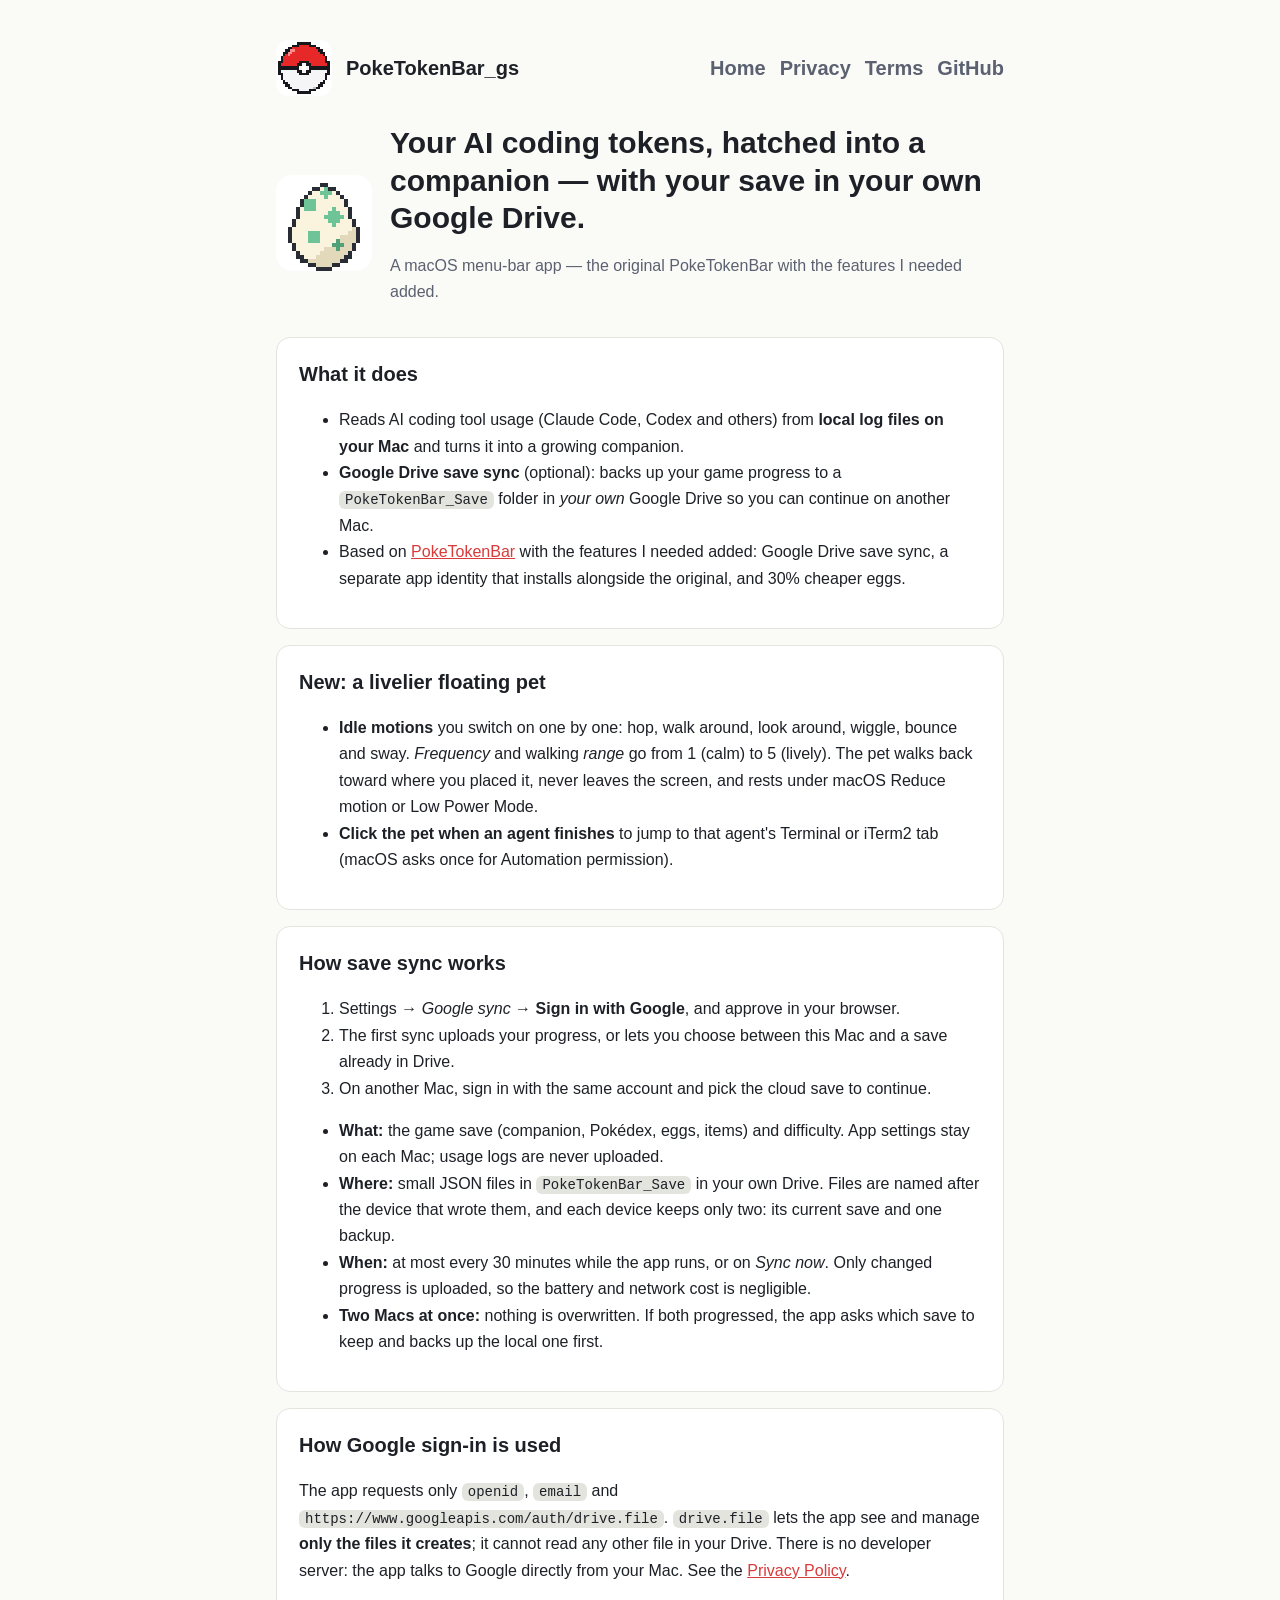
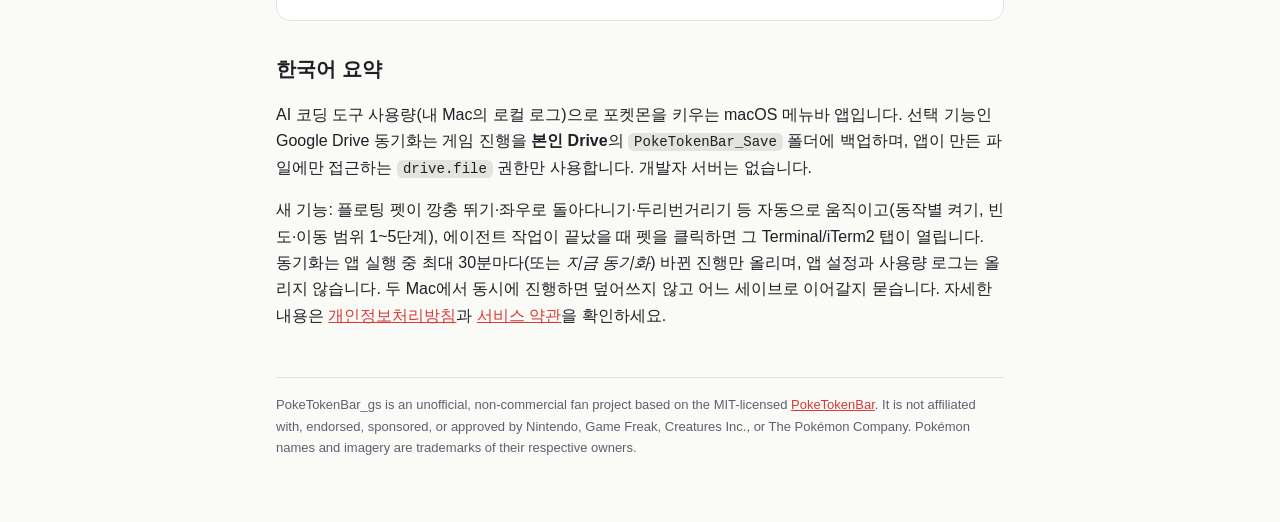
<file: index.html>
<!doctype html>
<html lang="en">
<head>
<!-- Google Tag Manager -->
<script>(function(w,d,s,l,i){w[l]=w[l]||[];w[l].push({'gtm.start':
new Date().getTime(),event:'gtm.js'});var f=d.getElementsByTagName(s)[0],
j=d.createElement(s),dl=l!='dataLayer'?'&l='+l:'';j.async=true;j.src=
'https://www.googletagmanager.com/gtm.js?id='+i+dl;f.parentNode.insertBefore(j,f);
})(window,document,'script','dataLayer','GTM-5NPB27H5');</script>
<!-- End Google Tag Manager -->
<meta charset="utf-8">
<meta name="viewport" content="width=device-width, initial-scale=1">
<meta name="google-site-verification" content="9OYj3Ry4g_vYYoxxvzwdh94UqDdLOTL73jpUTvWtf8I" />
<title>PokeTokenBar_gs</title>
<link rel="icon" href="assets/logo.png">
<link rel="stylesheet" href="style.css">
</head>
<body>
<!-- Google Tag Manager (noscript) -->
<noscript><iframe src="https://www.googletagmanager.com/ns.html?id=GTM-5NPB27H5"
height="0" width="0" style="display:none;visibility:hidden"></iframe></noscript>
<!-- End Google Tag Manager (noscript) -->
<main>
<header>
  <img src="assets/logo.png" alt="PokeTokenBar_gs logo">
  <a href="./">PokeTokenBar_gs</a>
  <nav><a href="./">Home</a><a href="privacy.html">Privacy</a><a href="terms.html">Terms</a><a href="https://github.com/peses0326/PokeTokenBar_googleSave">GitHub</a></nav>
</header>
<div class="hero">
  <img src="assets/egg.png" alt="Pixel egg">
  <div>
    <h1>Your AI coding tokens, hatched into a companion — with your save in your own Google Drive.</h1>
    <p class="muted">A macOS menu-bar app — the original PokeTokenBar with the features I needed added.</p>
  </div>
</div>

<div class="card">
  <h2 style="margin-top:0">What it does</h2>
  <ul>
    <li>Reads AI coding tool usage (Claude Code, Codex and others) from <strong>local log files on your Mac</strong> and turns it into a growing companion.</li>
    <li><strong>Google Drive save sync</strong> (optional): backs up your game progress to a <code>PokeTokenBar_Save</code> folder in <em>your own</em> Google Drive so you can continue on another Mac.</li>
    <li>Based on <a href="https://github.com/chattymin/PokeTokenBar">PokeTokenBar</a> with the features I needed added: Google Drive save sync, a separate app identity that installs alongside the original, and 30% cheaper eggs.</li>
  </ul>
</div>

<div class="card">
  <h2 style="margin-top:0">New: a livelier floating pet</h2>
  <ul>
    <li><strong>Idle motions</strong> you switch on one by one: hop, walk around, look around, wiggle, bounce and sway. <em>Frequency</em> and walking <em>range</em> go from 1 (calm) to 5 (lively). The pet walks back toward where you placed it, never leaves the screen, and rests under macOS Reduce motion or Low Power Mode.</li>
    <li><strong>Click the pet when an agent finishes</strong> to jump to that agent's Terminal or iTerm2 tab (macOS asks once for Automation permission).</li>
  </ul>
</div>

<div class="card">
  <h2 style="margin-top:0">How save sync works</h2>
  <ol>
    <li>Settings → <em>Google sync</em> → <strong>Sign in with Google</strong>, and approve in your browser.</li>
    <li>The first sync uploads your progress, or lets you choose between this Mac and a save already in Drive.</li>
    <li>On another Mac, sign in with the same account and pick the cloud save to continue.</li>
  </ol>
  <ul>
    <li><strong>What:</strong> the game save (companion, Pokédex, eggs, items) and difficulty. App settings stay on each Mac; usage logs are never uploaded.</li>
    <li><strong>Where:</strong> small JSON files in <code>PokeTokenBar_Save</code> in your own Drive. Files are named after the device that wrote them, and each device keeps only two: its current save and one backup.</li>
    <li><strong>When:</strong> at most every 30 minutes while the app runs, or on <em>Sync now</em>. Only changed progress is uploaded, so the battery and network cost is negligible.</li>
    <li><strong>Two Macs at once:</strong> nothing is overwritten. If both progressed, the app asks which save to keep and backs up the local one first.</li>
  </ul>
</div>

<div class="card">
  <h2 style="margin-top:0">How Google sign-in is used</h2>
  <p>The app requests only <code>openid</code>, <code>email</code> and <code>https://www.googleapis.com/auth/drive.file</code>.
  <code>drive.file</code> lets the app see and manage <strong>only the files it creates</strong>; it cannot read any other file in your Drive.
  There is no developer server: the app talks to Google directly from your Mac. See the <a href="privacy.html">Privacy Policy</a>.</p>
</div>

<h2>한국어 요약</h2>
<p>AI 코딩 도구 사용량(내 Mac의 로컬 로그)으로 포켓몬을 키우는 macOS 메뉴바 앱입니다. 선택 기능인 Google Drive 동기화는
게임 진행을 <strong>본인 Drive</strong>의 <code>PokeTokenBar_Save</code> 폴더에 백업하며, 앱이 만든 파일에만 접근하는 <code>drive.file</code> 권한만 사용합니다.
개발자 서버는 없습니다.</p>
<p>새 기능: 플로팅 펫이 깡충 뛰기·좌우로 돌아다니기·두리번거리기 등 자동으로 움직이고(동작별 켜기, 빈도·이동 범위 1~5단계), 에이전트 작업이 끝났을 때 펫을 클릭하면 그 Terminal/iTerm2 탭이 열립니다.
동기화는 앱 실행 중 최대 30분마다(또는 <em>지금 동기화</em>) 바뀐 진행만 올리며, 앱 설정과 사용량 로그는 올리지 않습니다. 두 Mac에서 동시에 진행하면 덮어쓰지 않고 어느 세이브로 이어갈지 묻습니다. 자세한 내용은 <a href="privacy.html">개인정보처리방침</a>과 <a href="terms.html">서비스 약관</a>을 확인하세요.</p>
<footer>
  PokeTokenBar_gs is an unofficial, non-commercial fan project based on the MIT-licensed
  <a href="https://github.com/chattymin/PokeTokenBar">PokeTokenBar</a>. It is not affiliated with, endorsed, sponsored, or approved by
  Nintendo, Game Freak, Creatures Inc., or The Pokémon Company. Pokémon names and imagery are trademarks of their respective owners.
</footer>
</main>
</body>
</html>
</file>
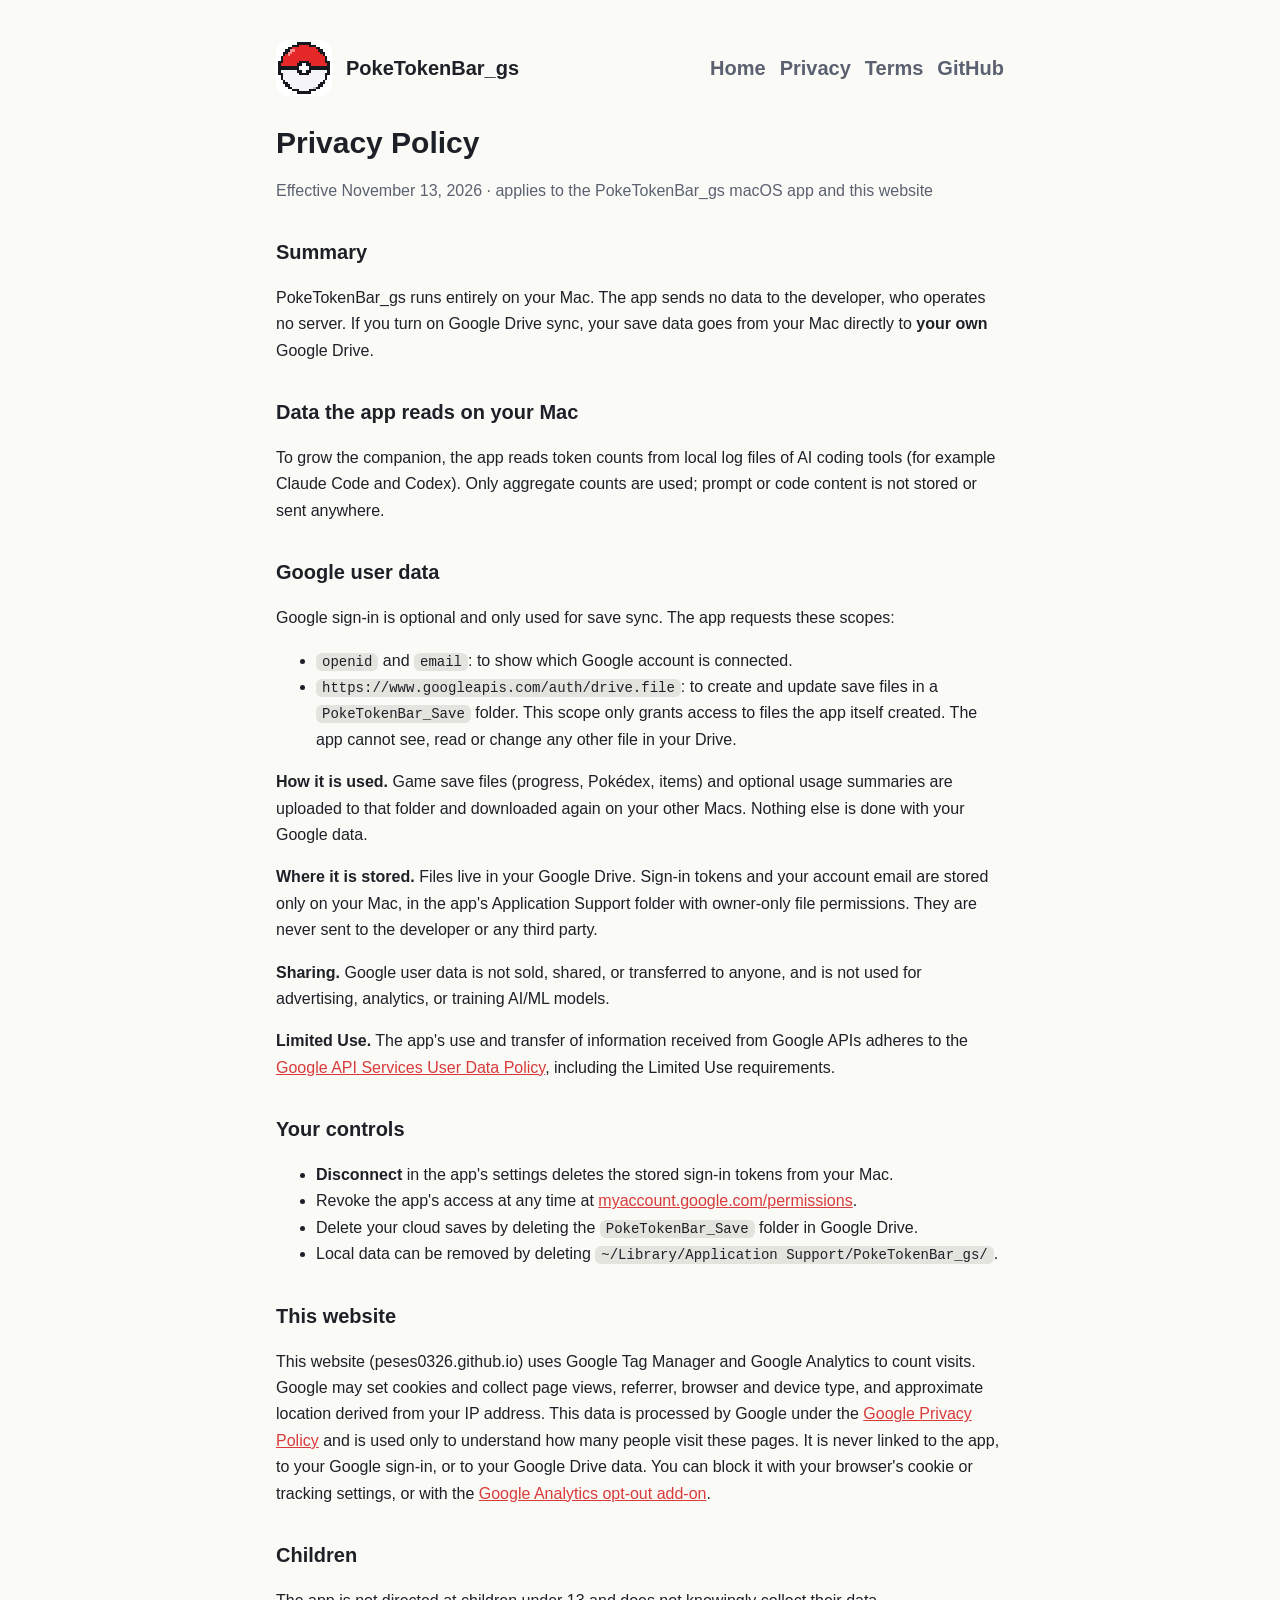
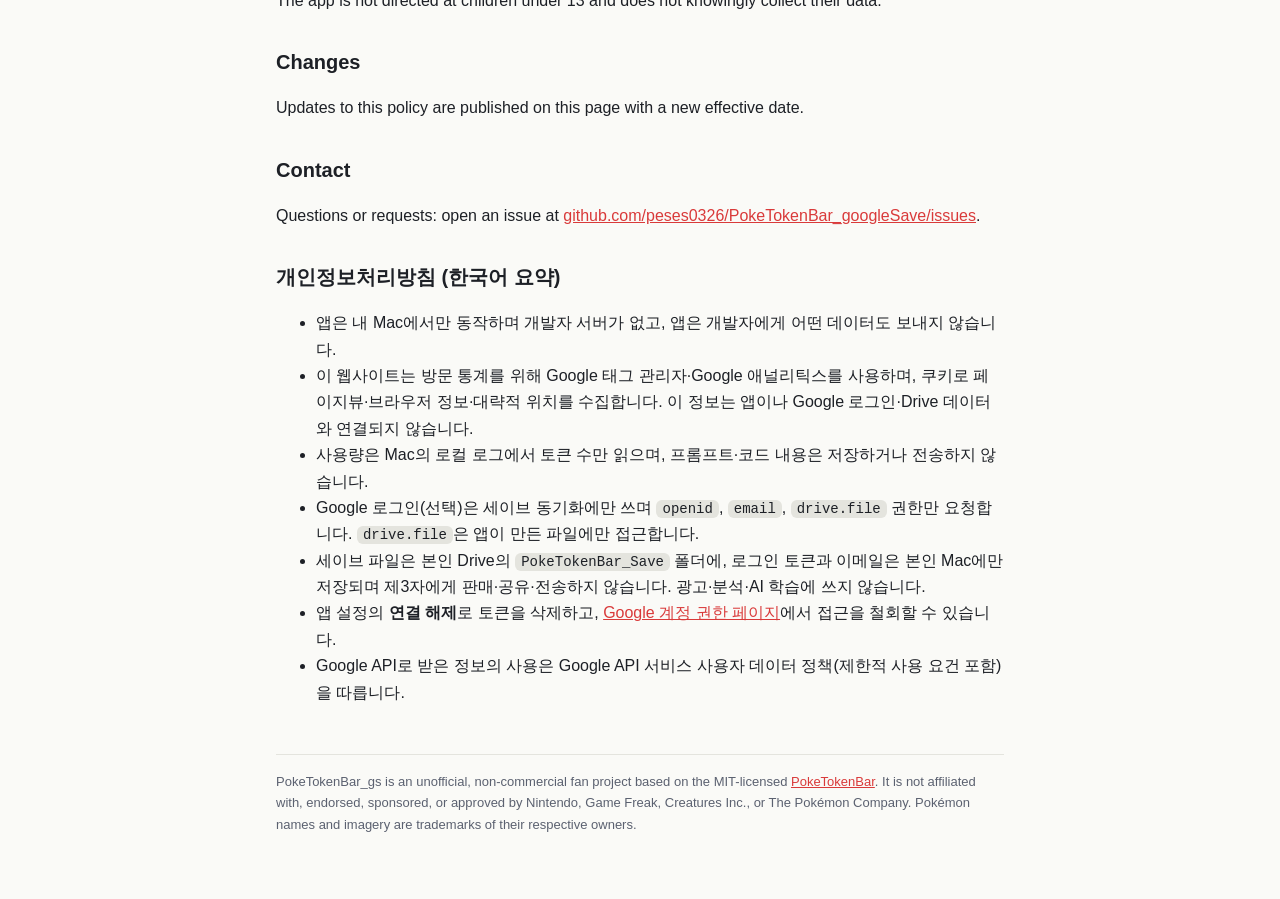
<file: privacy.html>
<!doctype html>
<html lang="en">
<head>
<!-- Google Tag Manager -->
<script>(function(w,d,s,l,i){w[l]=w[l]||[];w[l].push({'gtm.start':
new Date().getTime(),event:'gtm.js'});var f=d.getElementsByTagName(s)[0],
j=d.createElement(s),dl=l!='dataLayer'?'&l='+l:'';j.async=true;j.src=
'https://www.googletagmanager.com/gtm.js?id='+i+dl;f.parentNode.insertBefore(j,f);
})(window,document,'script','dataLayer','GTM-5NPB27H5');</script>
<!-- End Google Tag Manager -->
<meta charset="utf-8">
<meta name="viewport" content="width=device-width, initial-scale=1">
<title>Privacy Policy · PokeTokenBar_gs</title>
<link rel="icon" href="assets/logo.png">
<link rel="stylesheet" href="style.css">
</head>
<body>
<!-- Google Tag Manager (noscript) -->
<noscript><iframe src="https://www.googletagmanager.com/ns.html?id=GTM-5NPB27H5"
height="0" width="0" style="display:none;visibility:hidden"></iframe></noscript>
<!-- End Google Tag Manager (noscript) -->
<main>
<header>
  <img src="assets/logo.png" alt="PokeTokenBar_gs logo">
  <a href="./">PokeTokenBar_gs</a>
  <nav><a href="./">Home</a><a href="privacy.html">Privacy</a><a href="terms.html">Terms</a><a href="https://github.com/peses0326/PokeTokenBar_googleSave">GitHub</a></nav>
</header>
<h1>Privacy Policy</h1>
<p class="muted">Effective November 13, 2026 · applies to the PokeTokenBar_gs macOS app and this website</p>

<h2>Summary</h2>
<p>PokeTokenBar_gs runs entirely on your Mac. The app sends no data to the developer, who operates no server.
If you turn on Google Drive sync, your save data goes from your Mac directly to <strong>your own</strong> Google Drive.</p>

<h2>Data the app reads on your Mac</h2>
<p>To grow the companion, the app reads token counts from local log files of AI coding tools (for example Claude Code and Codex).
Only aggregate counts are used; prompt or code content is not stored or sent anywhere.</p>

<h2>Google user data</h2>
<p>Google sign-in is optional and only used for save sync. The app requests these scopes:</p>
<ul>
  <li><code>openid</code> and <code>email</code>: to show which Google account is connected.</li>
  <li><code>https://www.googleapis.com/auth/drive.file</code>: to create and update save files in a <code>PokeTokenBar_Save</code> folder. This scope only grants access to files the app itself created. The app cannot see, read or change any other file in your Drive.</li>
</ul>
<p><strong>How it is used.</strong> Game save files (progress, Pokédex, items) and optional usage summaries are uploaded to that folder and downloaded again on your other Macs. Nothing else is done with your Google data.</p>
<p><strong>Where it is stored.</strong> Files live in your Google Drive. Sign-in tokens and your account email are stored only on your Mac,
in the app's Application Support folder with owner-only file permissions. They are never sent to the developer or any third party.</p>
<p><strong>Sharing.</strong> Google user data is not sold, shared, or transferred to anyone, and is not used for advertising, analytics, or training AI/ML models.</p>
<p><strong>Limited Use.</strong> The app's use and transfer of information received from Google APIs adheres to the
<a href="https://developers.google.com/terms/api-services-user-data-policy">Google API Services User Data Policy</a>, including the Limited Use requirements.</p>

<h2>Your controls</h2>
<ul>
  <li><strong>Disconnect</strong> in the app's settings deletes the stored sign-in tokens from your Mac.</li>
  <li>Revoke the app's access at any time at <a href="https://myaccount.google.com/permissions">myaccount.google.com/permissions</a>.</li>
  <li>Delete your cloud saves by deleting the <code>PokeTokenBar_Save</code> folder in Google Drive.</li>
  <li>Local data can be removed by deleting <code>~/Library/Application Support/PokeTokenBar_gs/</code>.</li>
</ul>

<h2>This website</h2>
<p>This website (peses0326.github.io) uses Google Tag Manager and Google Analytics to count visits.
Google may set cookies and collect page views, referrer, browser and device type, and approximate location derived from your IP address.
This data is processed by Google under the <a href="https://policies.google.com/privacy">Google Privacy Policy</a>
and is used only to understand how many people visit these pages. It is never linked to the app, to your Google sign-in, or to your Google Drive data.
You can block it with your browser's cookie or tracking settings, or with the
<a href="https://tools.google.com/dlpage/gaoptout">Google Analytics opt-out add-on</a>.</p>

<h2>Children</h2>
<p>The app is not directed at children under 13 and does not knowingly collect their data.</p>

<h2>Changes</h2>
<p>Updates to this policy are published on this page with a new effective date.</p>

<h2>Contact</h2>
<p>Questions or requests: open an issue at <a href="https://github.com/peses0326/PokeTokenBar_googleSave/issues">github.com/peses0326/PokeTokenBar_googleSave/issues</a>.</p>

<h2>개인정보처리방침 (한국어 요약)</h2>
<ul>
  <li>앱은 내 Mac에서만 동작하며 개발자 서버가 없고, 앱은 개발자에게 어떤 데이터도 보내지 않습니다.</li>
  <li>이 웹사이트는 방문 통계를 위해 Google 태그 관리자·Google 애널리틱스를 사용하며, 쿠키로 페이지뷰·브라우저 정보·대략적 위치를 수집합니다. 이 정보는 앱이나 Google 로그인·Drive 데이터와 연결되지 않습니다.</li>
  <li>사용량은 Mac의 로컬 로그에서 토큰 수만 읽으며, 프롬프트·코드 내용은 저장하거나 전송하지 않습니다.</li>
  <li>Google 로그인(선택)은 세이브 동기화에만 쓰며 <code>openid</code>, <code>email</code>, <code>drive.file</code> 권한만 요청합니다. <code>drive.file</code>은 앱이 만든 파일에만 접근합니다.</li>
  <li>세이브 파일은 본인 Drive의 <code>PokeTokenBar_Save</code> 폴더에, 로그인 토큰과 이메일은 본인 Mac에만 저장되며 제3자에게 판매·공유·전송하지 않습니다. 광고·분석·AI 학습에 쓰지 않습니다.</li>
  <li>앱 설정의 <strong>연결 해제</strong>로 토큰을 삭제하고, <a href="https://myaccount.google.com/permissions">Google 계정 권한 페이지</a>에서 접근을 철회할 수 있습니다.</li>
  <li>Google API로 받은 정보의 사용은 Google API 서비스 사용자 데이터 정책(제한적 사용 요건 포함)을 따릅니다.</li>
</ul>
<footer>
  PokeTokenBar_gs is an unofficial, non-commercial fan project based on the MIT-licensed
  <a href="https://github.com/chattymin/PokeTokenBar">PokeTokenBar</a>. It is not affiliated with, endorsed, sponsored, or approved by
  Nintendo, Game Freak, Creatures Inc., or The Pokémon Company. Pokémon names and imagery are trademarks of their respective owners.
</footer>
</main>
</body>
</html>
</file>
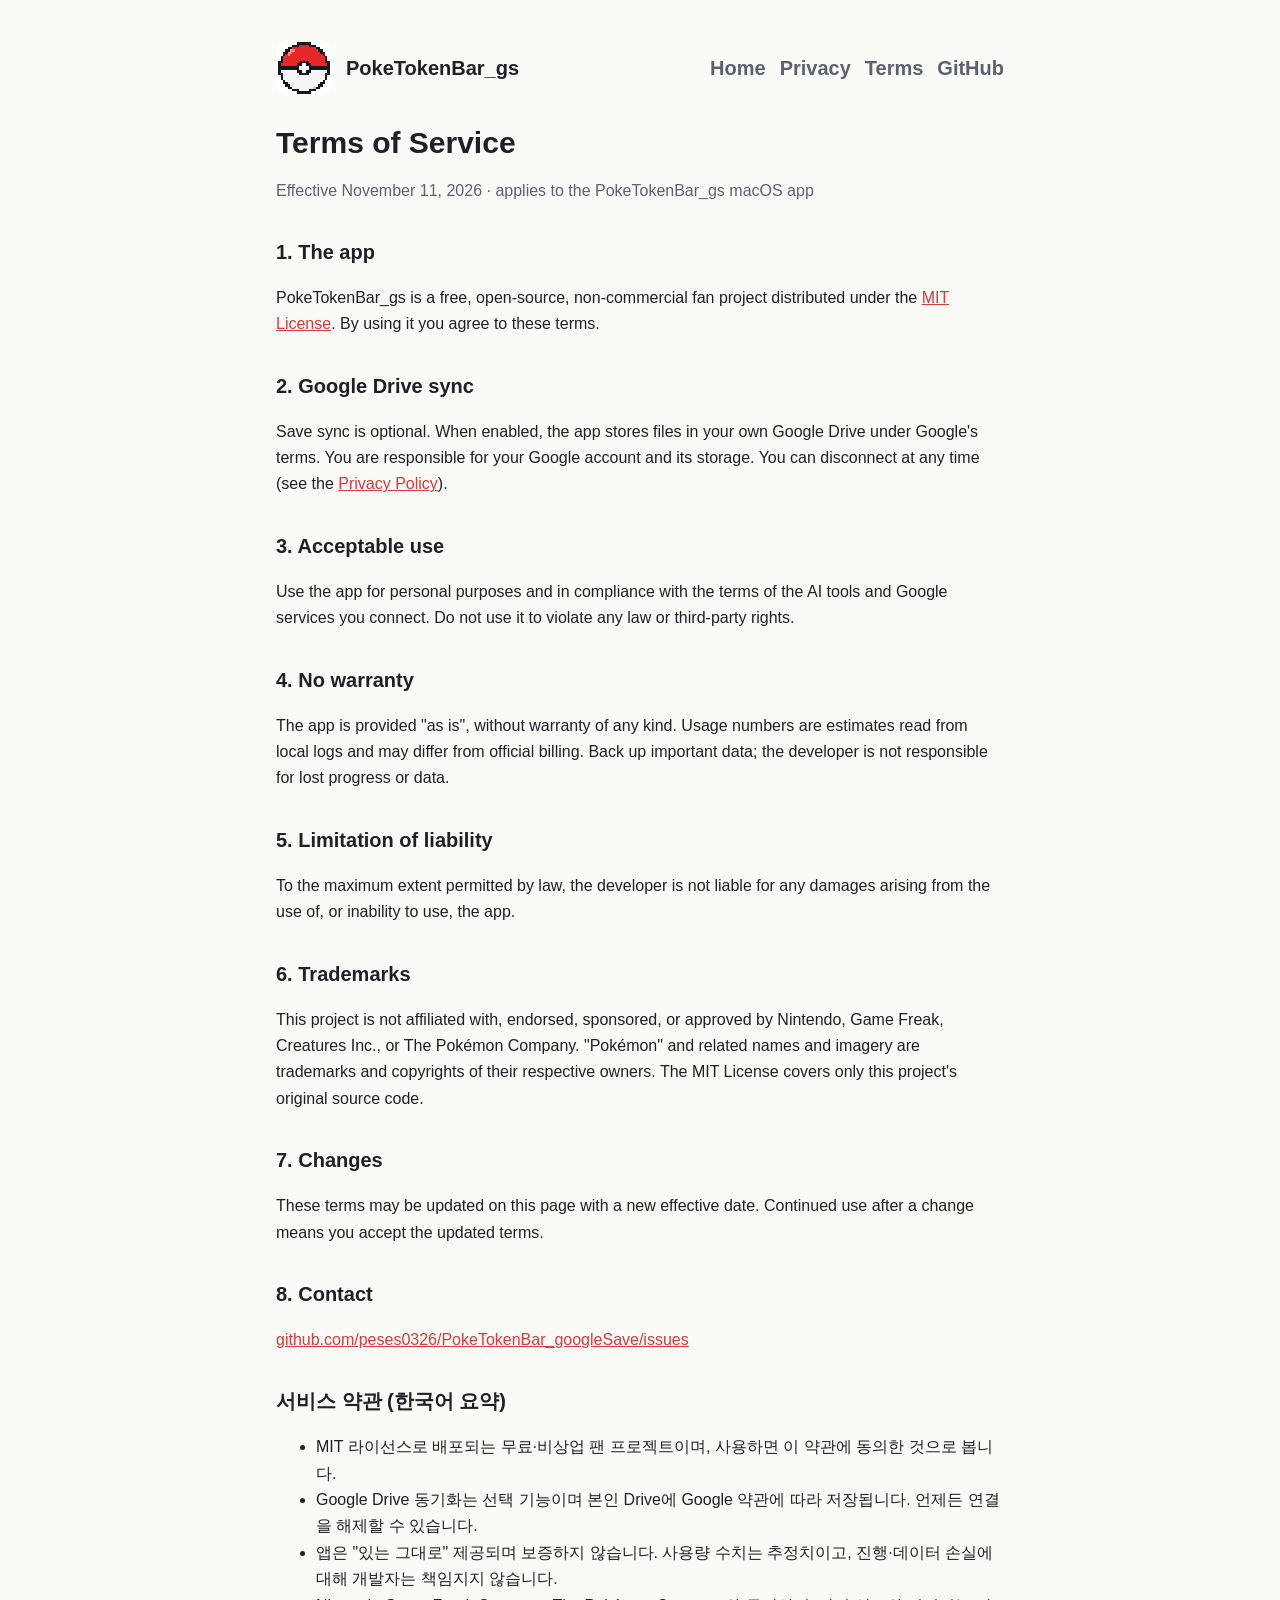
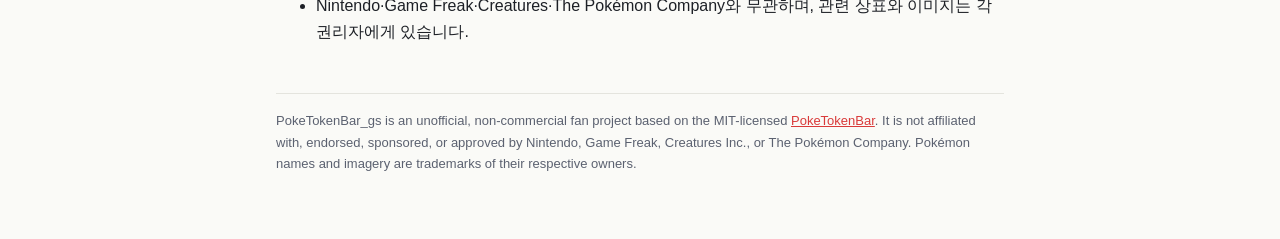
<file: terms.html>
<!doctype html>
<html lang="en">
<head>
<!-- Google Tag Manager -->
<script>(function(w,d,s,l,i){w[l]=w[l]||[];w[l].push({'gtm.start':
new Date().getTime(),event:'gtm.js'});var f=d.getElementsByTagName(s)[0],
j=d.createElement(s),dl=l!='dataLayer'?'&l='+l:'';j.async=true;j.src=
'https://www.googletagmanager.com/gtm.js?id='+i+dl;f.parentNode.insertBefore(j,f);
})(window,document,'script','dataLayer','GTM-5NPB27H5');</script>
<!-- End Google Tag Manager -->
<meta charset="utf-8">
<meta name="viewport" content="width=device-width, initial-scale=1">
<title>Terms of Service · PokeTokenBar_gs</title>
<link rel="icon" href="assets/logo.png">
<link rel="stylesheet" href="style.css">
</head>
<body>
<!-- Google Tag Manager (noscript) -->
<noscript><iframe src="https://www.googletagmanager.com/ns.html?id=GTM-5NPB27H5"
height="0" width="0" style="display:none;visibility:hidden"></iframe></noscript>
<!-- End Google Tag Manager (noscript) -->
<main>
<header>
  <img src="assets/logo.png" alt="PokeTokenBar_gs logo">
  <a href="./">PokeTokenBar_gs</a>
  <nav><a href="./">Home</a><a href="privacy.html">Privacy</a><a href="terms.html">Terms</a><a href="https://github.com/peses0326/PokeTokenBar_googleSave">GitHub</a></nav>
</header>
<h1>Terms of Service</h1>
<p class="muted">Effective November 11, 2026 · applies to the PokeTokenBar_gs macOS app</p>

<h2>1. The app</h2>
<p>PokeTokenBar_gs is a free, open-source, non-commercial fan project distributed under the
<a href="https://github.com/peses0326/PokeTokenBar_googleSave/blob/main/LICENSE">MIT License</a>. By using it you agree to these terms.</p>

<h2>2. Google Drive sync</h2>
<p>Save sync is optional. When enabled, the app stores files in your own Google Drive under Google's terms. You are responsible for your Google account and its storage.
You can disconnect at any time (see the <a href="privacy.html">Privacy Policy</a>).</p>

<h2>3. Acceptable use</h2>
<p>Use the app for personal purposes and in compliance with the terms of the AI tools and Google services you connect. Do not use it to violate any law or third-party rights.</p>

<h2>4. No warranty</h2>
<p>The app is provided "as is", without warranty of any kind. Usage numbers are estimates read from local logs and may differ from official billing.
Back up important data; the developer is not responsible for lost progress or data.</p>

<h2>5. Limitation of liability</h2>
<p>To the maximum extent permitted by law, the developer is not liable for any damages arising from the use of, or inability to use, the app.</p>

<h2>6. Trademarks</h2>
<p>This project is not affiliated with, endorsed, sponsored, or approved by Nintendo, Game Freak, Creatures Inc., or The Pokémon Company.
"Pokémon" and related names and imagery are trademarks and copyrights of their respective owners. The MIT License covers only this project's original source code.</p>

<h2>7. Changes</h2>
<p>These terms may be updated on this page with a new effective date. Continued use after a change means you accept the updated terms.</p>

<h2>8. Contact</h2>
<p><a href="https://github.com/peses0326/PokeTokenBar_googleSave/issues">github.com/peses0326/PokeTokenBar_googleSave/issues</a></p>

<h2>서비스 약관 (한국어 요약)</h2>
<ul>
  <li>MIT 라이선스로 배포되는 무료·비상업 팬 프로젝트이며, 사용하면 이 약관에 동의한 것으로 봅니다.</li>
  <li>Google Drive 동기화는 선택 기능이며 본인 Drive에 Google 약관에 따라 저장됩니다. 언제든 연결을 해제할 수 있습니다.</li>
  <li>앱은 "있는 그대로" 제공되며 보증하지 않습니다. 사용량 수치는 추정치이고, 진행·데이터 손실에 대해 개발자는 책임지지 않습니다.</li>
  <li>Nintendo·Game Freak·Creatures·The Pokémon Company와 무관하며, 관련 상표와 이미지는 각 권리자에게 있습니다.</li>
</ul>
<footer>
  PokeTokenBar_gs is an unofficial, non-commercial fan project based on the MIT-licensed
  <a href="https://github.com/chattymin/PokeTokenBar">PokeTokenBar</a>. It is not affiliated with, endorsed, sponsored, or approved by
  Nintendo, Game Freak, Creatures Inc., or The Pokémon Company. Pokémon names and imagery are trademarks of their respective owners.
</footer>
</main>
</body>
</html>
</file>
<file: style.css>
:root { --bg:#fafaf7; --fg:#1d2026; --muted:#5b6170; --card:#ffffff; --line:#e4e4de; --accent:#d93a3a; }
@media (prefers-color-scheme: dark) { :root { --bg:#14161b; --fg:#e8e9ec; --muted:#9aa0ad; --card:#1c1f26; --line:#2b2f38; --accent:#ff6b6b; } }
* { box-sizing: border-box; }
body { margin:0; background:var(--bg); color:var(--fg); font:16px/1.65 -apple-system, BlinkMacSystemFont, "Segoe UI", "Apple SD Gothic Neo", "Noto Sans KR", sans-serif; }
main { max-width: 760px; margin: 0 auto; padding: 40px 16px 64px; }
header { display:flex; align-items:center; gap:14px; margin-bottom: 28px; }
header img { width:56px; height:56px; image-rendering: pixelated; border-radius:12px; }
header a { color:inherit; text-decoration:none; font-weight:700; font-size:20px; }
nav { margin-left:auto; display:flex; gap:14px; font-size:14px; }
nav a { color:var(--muted); text-decoration:none; } nav a:hover { color:var(--accent); }
h1 { font-size: 30px; line-height:1.25; margin: 0 0 8px; }
h2 { font-size: 20px; margin: 32px 0 8px; }
p, li { color: var(--fg); } .muted { color: var(--muted); }
a { color: var(--accent); }
.card { background:var(--card); border:1px solid var(--line); border-radius:14px; padding:20px 22px; margin:16px 0; }
.hero { display:flex; gap:18px; align-items:center; } .hero img { width:96px; image-rendering: pixelated; border-radius:16px; }
code { background: var(--line); padding: 1px 6px; border-radius: 6px; font-size: 14px; }
footer { margin-top: 48px; font-size: 13px; color: var(--muted); border-top:1px solid var(--line); padding-top: 16px; }
@media (max-width: 560px) { header { flex-wrap: wrap; } nav { margin-left:0; width:100%; } .hero { flex-direction: column; align-items:flex-start; } }
</file>
